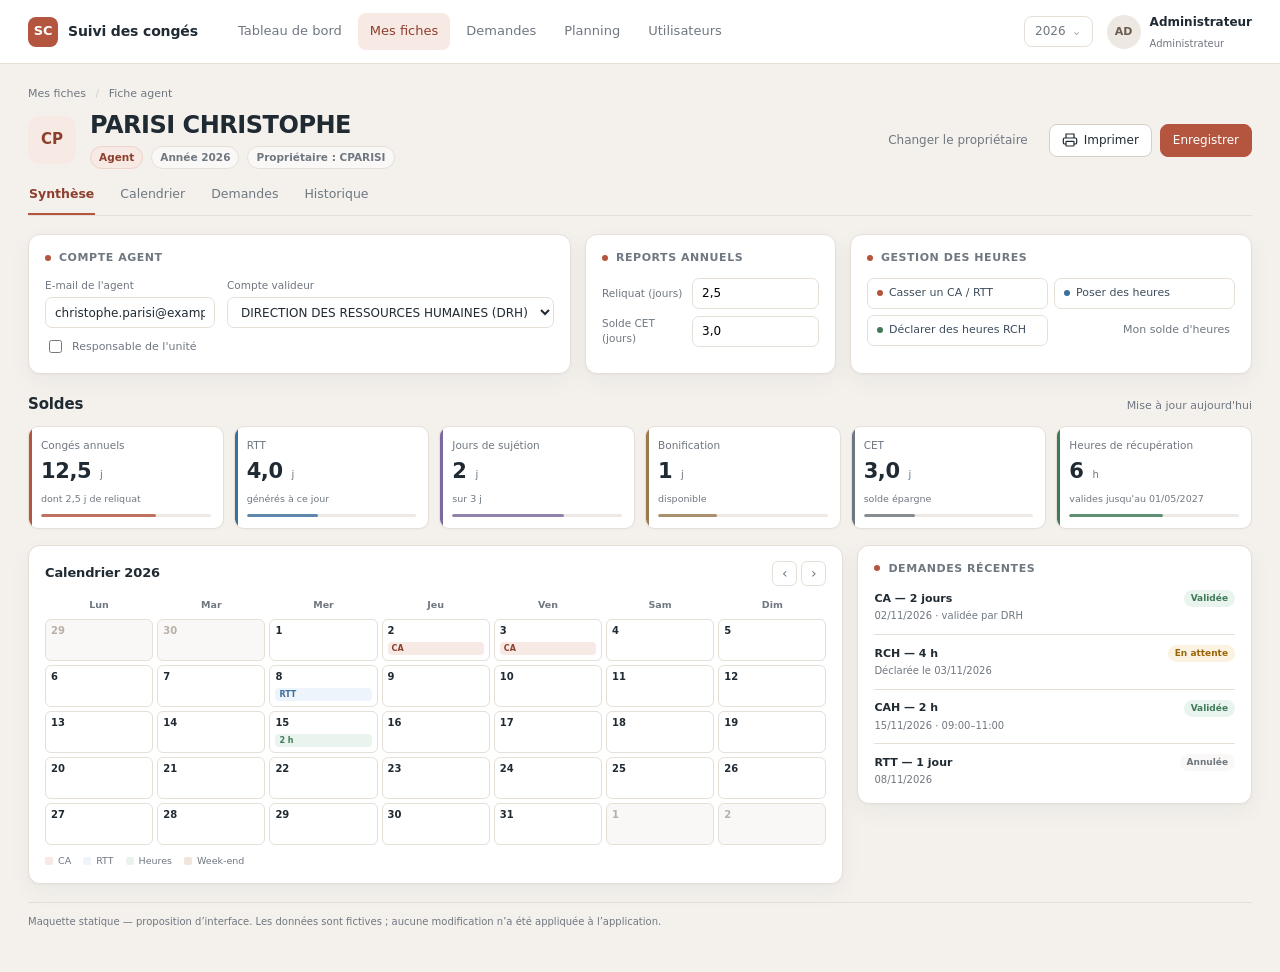
<file: maquette-ui-onglets.html>
<!doctype html>
<html lang="fr">
<head>
<meta charset="utf-8">
<meta name="viewport" content="width=device-width, initial-scale=1">
<title>Proposition d'interface — Suivi des congés</title>
<style>
  :root {
    --bg: #f4f1ed;
    --surface: #ffffff;
    --surface-soft: #faf8f6;
    --text: #202a33;
    --muted: #6f7780;
    --line: #e5dfd8;
    --line-strong: #d7cfc6;
    --accent: #b4553f;
    --accent-dark: #8d3f2d;
    --accent-soft: #f7e9e3;
    --blue: #3d6f9e;
    --blue-soft: #edf4fb;
    --green: #3f7a59;
    --green-soft: #eaf4ee;
    --amber: #9a6408;
    --amber-soft: #fbf2e1;
    --red: #a23831;
    --red-soft: #fbedeb;
    --radius: 12px;
    --shadow: 0 1px 2px rgba(32,42,51,.04), 0 8px 24px rgba(32,42,51,.045);
  }
  * { box-sizing: border-box; }
  html, body { margin: 0; min-height: 100%; }
  body {
    font-family: "Inter", "Segoe UI", system-ui, -apple-system, sans-serif;
    background: var(--bg);
    color: var(--text);
    font-size: 14px;
    line-height: 1.45;
  }
  a { color: inherit; text-decoration: none; }
  button, input, select { font: inherit; }
  .icon { width: 16px; height: 16px; display: inline-block; vertical-align: -3px; }

  .topbar {
    height: 64px; background: var(--surface);
    border-bottom: 1px solid var(--line);
    display: flex; align-items: center; gap: 28px;
    padding: 0 28px; position: sticky; top: 0; z-index: 10;
  }
  .brand { display: flex; align-items: center; gap: 10px; font-weight: 650; letter-spacing: -.01em; white-space: nowrap; }
  .brand-mark {
    width: 30px; height: 30px; border-radius: 8px;
    background: var(--accent); color: #fff; display: grid; place-items: center;
    font-size: 13px; font-weight: 700;
  }
  .nav { display: flex; align-items: center; gap: 4px; height: 100%; }
  .nav a {
    padding: 9px 12px; border-radius: 8px; color: var(--muted);
    font-size: 13px; font-weight: 500;
  }
  .nav a:hover { background: var(--surface-soft); color: var(--text); }
  .nav a.active { background: var(--accent-soft); color: var(--accent-dark); }
  .topbar-right { margin-left: auto; display: flex; align-items: center; gap: 14px; }
  .year-pill {
    display: inline-flex; align-items: center; gap: 6px;
    border: 1px solid var(--line); border-radius: 8px;
    padding: 6px 10px; font-size: 12px; color: var(--muted);
    background: var(--surface);
  }
  .user { display: flex; align-items: center; gap: 9px; }
  .avatar {
    width: 34px; height: 34px; border-radius: 50%;
    background: #eee8e2; color: #6d5b51;
    display: grid; place-items: center; font-size: 11px; font-weight: 700;
  }
  .user-name { font-size: 12px; font-weight: 600; }
  .user-role { font-size: 10px; color: var(--muted); }

  .page { max-width: 1440px; margin: 0 auto; padding: 22px 28px 42px; }
  .breadcrumb { font-size: 11px; color: var(--muted); margin-bottom: 10px; }
  .breadcrumb span { color: var(--line-strong); margin: 0 6px; }

  .identity {
    display: flex; align-items: center; gap: 14px;
    margin-bottom: 16px; flex-wrap: wrap;
  }
  .identity-avatar {
    width: 48px; height: 48px; border-radius: 12px;
    background: var(--accent-soft); color: var(--accent-dark);
    display: grid; place-items: center; font-size: 15px; font-weight: 700;
  }
  .identity-main h1 { margin: 0; font-size: 24px; line-height: 1.15; letter-spacing: -.02em; }
  .identity-meta { display: flex; align-items: center; gap: 8px; flex-wrap: wrap; margin-top: 6px; }
  .chip {
    display: inline-flex; align-items: center; gap: 5px;
    border-radius: 999px; padding: 3px 8px;
    font-size: 10.5px; font-weight: 600;
    background: var(--surface-soft); color: var(--muted);
    border: 1px solid var(--line);
  }
  .chip.accent { background: var(--accent-soft); color: var(--accent-dark); border-color: #ecd4ca; }
  .chip.green { background: var(--green-soft); color: var(--green); border-color: #cfe6d9; }
  .identity-actions { margin-left: auto; display: flex; align-items: center; gap: 8px; flex-wrap: wrap; }

  .btn {
    border: 1px solid var(--line-strong); background: var(--surface);
    color: var(--text); border-radius: 8px; padding: 7px 12px;
    font-size: 12px; font-weight: 500; cursor: pointer;
    display: inline-flex; align-items: center; gap: 6px;
    transition: background .12s ease, border-color .12s ease, box-shadow .12s ease;
  }
  .btn:hover { background: var(--surface-soft); border-color: #c9bfb5; }
  .btn.primary { background: var(--accent); border-color: var(--accent); color: #fff; }
  .btn.primary:hover { background: var(--accent-dark); }
  .btn.ghost { border-color: transparent; background: transparent; color: var(--muted); }
  .btn.ghost:hover { background: var(--surface-soft); color: var(--text); }

  .tabs {
    display: flex; gap: 24px; border-bottom: 1px solid var(--line);
    margin-bottom: 18px;
  }
  .tabs a {
    padding: 0 1px 10px; font-size: 12.5px; font-weight: 500;
    color: var(--muted); border-bottom: 2px solid transparent;
  }
  .tabs a.active { color: var(--accent-dark); border-color: var(--accent); font-weight: 600; }

  .grid-3 {
    display: grid; grid-template-columns: 1.1fr .78fr 1.25fr;
    gap: 14px; align-items: stretch; margin-bottom: 16px;
  }
  .card {
    background: var(--surface); border: 1px solid var(--line);
    border-radius: var(--radius); box-shadow: var(--shadow);
    padding: 15px 16px;
  }
  .card-title {
    display: flex; align-items: center; gap: 8px;
    font-size: 11px; font-weight: 650; letter-spacing: .05em;
    text-transform: uppercase; color: var(--muted); margin-bottom: 12px;
  }
  .card-title::before {
    content: ""; width: 6px; height: 6px; border-radius: 50%;
    background: var(--accent); flex: 0 0 6px;
  }
  .field { display: flex; flex-direction: column; gap: 4px; }
  .field label { font-size: 10.5px; color: var(--muted); font-weight: 500; }
  .field input, .field select {
    height: 31px; border: 1px solid var(--line); border-radius: 7px;
    background: var(--surface); padding: 0 9px; color: var(--text);
    font-size: 12px; outline: none;
  }
  .field input:focus, .field select:focus {
    border-color: #c49a8b; box-shadow: 0 0 0 3px rgba(180,85,63,.10);
  }
  .fields-2 { display: grid; grid-template-columns: 1fr 1fr; gap: 9px 12px; }
  .check { display: inline-flex; align-items: center; gap: 7px; font-size: 11px; color: var(--muted); margin-top: 9px; }

  .reports-row {
    display: grid; grid-template-columns: 82px 1fr; align-items: center;
    gap: 8px; margin-bottom: 7px;
  }
  .reports-row:last-child { margin-bottom: 0; }
  .reports-row label { font-size: 10.5px; color: var(--muted); }
  .reports-row input {
    height: 31px; width: 100%; border: 1px solid var(--line); border-radius: 7px;
    padding: 0 9px; font-size: 12px; outline: none;
  }

  .hour-actions { display: grid; grid-template-columns: 1fr 1fr; gap: 6px; }
  .hour-action {
    height: 31px; border: 1px solid var(--line); border-radius: 7px;
    background: var(--surface); color: #3d4c5c; font-size: 11px;
    font-weight: 400; text-align: left; padding: 0 9px;
    display: inline-flex; align-items: center; gap: 6px; cursor: pointer;
  }
  .hour-action::before {
    content: ""; width: 6px; height: 6px; border-radius: 50%;
    background: var(--dot, #9db1c6); flex: 0 0 6px;
  }
  .hour-action:hover { background: var(--surface-soft); border-color: var(--line-strong); }
  .hour-action.cassage { --dot: var(--accent); }
  .hour-action.heures { --dot: var(--blue); }
  .hour-action.rch { --dot: var(--green); }
  .hour-action.solde {
    grid-column: 2; grid-row: 2; justify-self: end;
    border-color: transparent; background: transparent; color: var(--muted);
    padding: 0 4px; min-width: 112px;
  }
  .hour-action.solde::before { display: none; }
  .hour-action.solde:hover { background: var(--surface-soft); color: var(--text); }

  .section-head { display: flex; align-items: baseline; justify-content: space-between; gap: 12px; margin: 20px 0 10px; }
  .section-head h2 { margin: 0; font-size: 15px; letter-spacing: -.01em; }
  .section-head span { font-size: 11px; color: var(--muted); }

  .balances { display: grid; grid-template-columns: repeat(6, minmax(0, 1fr)); gap: 10px; margin-bottom: 16px; }
  .balance {
    background: var(--surface); border: 1px solid var(--line); border-radius: 10px;
    padding: 11px 12px; box-shadow: 0 1px 2px rgba(32,42,51,.03);
    position: relative; overflow: hidden;
  }
  .balance::before {
    content: ""; position: absolute; left: 0; top: 0; bottom: 0; width: 3px;
    background: var(--tone, var(--accent));
  }
  .balance-label { font-size: 10.5px; color: var(--muted); font-weight: 500; }
  .balance-value { font-size: 21px; font-weight: 650; letter-spacing: -.02em; margin-top: 3px; font-variant-numeric: tabular-nums; }
  .balance-value small { font-size: 10px; color: var(--muted); font-weight: 500; margin-left: 2px; }
  .balance-sub { font-size: 9.5px; color: var(--muted); margin-top: 5px; }
  .track { height: 3px; border-radius: 999px; background: #eee9e4; margin-top: 8px; overflow: hidden; }
  .track i { display: block; height: 100%; border-radius: inherit; background: var(--tone, var(--accent)); opacity: .8; }
  .tone-ca { --tone: #b4553f; }
  .tone-rtt { --tone: #3d6f9e; }
  .tone-js { --tone: #7b6a9e; }
  .tone-jb { --tone: #9a7b4f; }
  .tone-cet { --tone: #6f7780; }
  .tone-rch { --tone: #3f7a59; }

  .main-grid { display: grid; grid-template-columns: minmax(0, 1.55fr) minmax(320px, .75fr); gap: 14px; align-items: start; }
  .calendar-head { display: flex; align-items: center; justify-content: space-between; gap: 12px; margin-bottom: 10px; }
  .calendar-head h3 { margin: 0; font-size: 13px; font-weight: 600; letter-spacing: -.01em; }
  .calendar-nav { display: flex; gap: 4px; }
  .calendar-nav button { width: 25px; height: 25px; border-radius: 6px; border: 1px solid var(--line); background: #fff; color: var(--muted); cursor: pointer; }
  .calendar-grid { display: grid; grid-template-columns: repeat(7, 1fr); gap: 4px; }
  .dow { font-size: 9.5px; color: var(--muted); text-align: center; padding: 2px 0 4px; font-weight: 600; }
  .day {
    min-height: 42px; border: 1px solid var(--line); border-radius: 6px;
    padding: 4px 5px; font-size: 10px; color: var(--muted); background: #fff;
    position: relative;
  }
  .day.out { background: var(--surface-soft); color: #b8b0a8; }
  .day .num { font-size: 10px; font-weight: 600; color: var(--text); }
  .day.out .num { color: #b8b0a8; }
  .pill {
    display: block; margin-top: 3px; border-radius: 4px; padding: 1px 4px;
    font-size: 8px; font-weight: 600; white-space: nowrap; overflow: hidden;
    text-overflow: ellipsis;
  }
  .pill.ca { background: var(--accent-soft); color: var(--accent-dark); }
  .pill.rtt { background: var(--blue-soft); color: var(--blue); }
  .pill.h { background: var(--green-soft); color: var(--green); }
  .legend { display: flex; flex-wrap: wrap; gap: 12px; margin-top: 9px; font-size: 9.5px; color: var(--muted); }
  .legend span { display: inline-flex; align-items: center; gap: 5px; }
  .sw { width: 8px; height: 8px; border-radius: 2px; display: inline-block; }

  .request-list { display: flex; flex-direction: column; gap: 0; }
  .request-item { padding: 10px 0; border-bottom: 1px solid var(--line); }
  .request-item:last-child { border-bottom: 0; padding-bottom: 0; }
  .request-top { display: flex; align-items: center; gap: 8px; justify-content: space-between; }
  .request-code { font-size: 11px; font-weight: 600; }
  .request-date { font-size: 10px; color: var(--muted); margin-top: 2px; }
  .status {
    border-radius: 999px; padding: 2px 7px; font-size: 9px; font-weight: 600;
    background: var(--amber-soft); color: var(--amber); white-space: nowrap;
  }
  .status.ok { background: var(--green-soft); color: var(--green); }
  .status.no { background: var(--red-soft); color: var(--red); }
  .status.off { background: var(--surface-soft); color: var(--muted); }
  .empty { padding: 18px 0; text-align: center; color: var(--muted); font-size: 11px; }

  .proposal-note {
    margin-top: 22px; border-top: 1px solid var(--line); padding-top: 12px;
    font-size: 10px; color: var(--muted);
  }
  @media (max-width: 1100px) {
    .grid-3 { grid-template-columns: 1fr 1fr; }
    .grid-3 > :last-child { grid-column: 1 / -1; }
    .balances { grid-template-columns: repeat(3, minmax(0, 1fr)); }
    .main-grid { grid-template-columns: 1fr; }
  }
  @media (max-width: 760px) {
    .topbar { padding: 0 16px; gap: 14px; }
    .nav { display: none; }
    .page { padding: 16px; }
    .grid-3, .fields-2 { grid-template-columns: 1fr; }
    .balances { grid-template-columns: repeat(2, minmax(0, 1fr)); }
    .identity-actions { width: 100%; margin-left: 0; }
  }

  .hidden { display: none !important; }
  .tab-panel { animation: fadeIn .18s ease; }
  @keyframes fadeIn { from { opacity: 0; transform: translateY(2px); } to { opacity: 1; transform: none; } }
  .panel-head {
    display: flex; align-items: flex-start; justify-content: space-between;
    gap: 16px; margin: 0 0 14px; flex-wrap: wrap;
  }
  .panel-head h2 { margin: 0; font-size: 18px; letter-spacing: -.02em; }
  .panel-sub { margin: 4px 0 0; font-size: 11.5px; color: var(--muted); }
  .toolbar { display: flex; align-items: center; gap: 8px; flex-wrap: wrap; }
  .segmented {
    display: inline-flex; align-items: center; overflow: hidden;
    border: 1px solid var(--line); border-radius: 8px; background: var(--surface);
  }
  .segmented button {
    border: 0; border-right: 1px solid var(--line); background: transparent;
    color: var(--muted); font-size: 11px; padding: 7px 10px; cursor: pointer;
  }
  .segmented button:last-child { border-right: 0; }
  .segmented button.active { background: var(--accent-soft); color: var(--accent-dark); font-weight: 600; }
  .toolbar-right { display: flex; align-items: center; gap: 7px; flex-wrap: wrap; }
  .search {
    height: 31px; border: 1px solid var(--line); border-radius: 7px;
    padding: 0 10px; font-size: 11.5px; min-width: 210px; outline: none;
  }
  .search:focus { border-color: #c49a8b; box-shadow: 0 0 0 3px rgba(180,85,63,.10); }
  .filter {
    height: 31px; border: 1px solid var(--line); border-radius: 7px;
    background: #fff; padding: 0 8px; font-size: 11px; color: var(--muted);
  }

  .calendar-layout { display: grid; grid-template-columns: minmax(0, 1fr) 278px; gap: 14px; align-items: start; }
  .month-nav { display: flex; align-items: center; gap: 7px; }
  .month-nav button {
    width: 26px; height: 26px; border: 1px solid var(--line); border-radius: 6px;
    background: #fff; color: var(--muted); cursor: pointer;
  }
  .month-nav h3 { margin: 0; font-size: 14px; font-weight: 650; }
  .calendar-summary { font-size: 10.5px; color: var(--muted); }
  .calendar-grid.full .day { min-height: 68px; padding: 6px; }
  .calendar-grid.full .pill { font-size: 8.5px; margin-top: 4px; }
  .calendar-grid.full .day .num { font-size: 11px; }
  .day.today { border-color: var(--accent); box-shadow: 0 0 0 2px rgba(180,85,63,.10); }
  .day.weekend { background: var(--surface-soft); }
  .pill.pending { background: var(--amber-soft); color: var(--amber); border: 1px dashed #e4c58c; }

  .side-stack { display: flex; flex-direction: column; gap: 14px; }
  .upcoming-item { display: flex; gap: 10px; padding: 9px 0; border-bottom: 1px solid var(--line); }
  .upcoming-item:last-child { border-bottom: 0; padding-bottom: 0; }
  .upcoming-date { min-width: 38px; font-size: 10px; font-weight: 650; color: var(--accent-dark); }
  .upcoming-main { font-size: 11px; }
  .upcoming-sub { font-size: 10px; color: var(--muted); margin-top: 1px; }
  .counter-row { display: grid; grid-template-columns: 42px 1fr auto; gap: 8px; align-items: baseline; padding: 7px 0; border-bottom: 1px solid var(--line); font-size: 11px; }
  .counter-row:last-child { border-bottom: 0; }
  .counter-row b { font-size: 14px; font-variant-numeric: tabular-nums; }
  .counter-row small { grid-column: 2 / -1; font-size: 9.5px; color: var(--muted); margin-top: -3px; }

  .stats-row { display: grid; grid-template-columns: repeat(4, minmax(0, 1fr)); gap: 10px; margin-bottom: 14px; }
  .stat-card { background: #fff; border: 1px solid var(--line); border-radius: 10px; padding: 10px 12px; }
  .stat-card span { display: block; font-size: 10px; color: var(--muted); }
  .stat-card b { display: block; font-size: 20px; margin-top: 2px; letter-spacing: -.02em; font-variant-numeric: tabular-nums; }
  .stat-card small { display: block; font-size: 9.5px; color: var(--muted); margin-top: 2px; }
  .table-card { padding: 0; overflow: hidden; }
  .table-toolbar { display: flex; align-items: center; justify-content: space-between; gap: 10px; flex-wrap: wrap; padding: 11px 14px; border-bottom: 1px solid var(--line); }
  .proposal-table { width: 100%; border-collapse: collapse; font-size: 11.5px; }
  .proposal-table th {
    text-align: left; padding: 9px 12px; background: var(--surface-soft);
    color: var(--muted); font-size: 9.5px; text-transform: uppercase;
    letter-spacing: .04em; font-weight: 650; border-bottom: 1px solid var(--line);
    white-space: nowrap;
  }
  .proposal-table td { padding: 10px 12px; border-bottom: 1px solid var(--line); vertical-align: middle; }
  .proposal-table tbody tr:hover td { background: #fcfaf8; }
  .proposal-table .num { text-align: right; font-variant-numeric: tabular-nums; white-space: nowrap; }
  .proposal-table .actions { text-align: right; white-space: nowrap; }
  .proposal-table .actions .btn { padding: 4px 8px; font-size: 10.5px; }
  .table-footer { display: flex; align-items: center; justify-content: space-between; gap: 10px; padding: 9px 14px; font-size: 10px; color: var(--muted); }
  .pager { display: flex; gap: 4px; }
  .pager button { width: 23px; height: 23px; border: 1px solid var(--line); background: #fff; border-radius: 5px; color: var(--muted); font-size: 10px; cursor: pointer; }
  .pager button.active { background: var(--accent-soft); color: var(--accent-dark); border-color: #ecd4ca; }

  .history-layout { display: grid; grid-template-columns: minmax(0, 1fr) 278px; gap: 14px; align-items: start; }
  .timeline { position: relative; margin: 4px 0 0 6px; padding-left: 23px; border-left: 1px solid var(--line); }
  .timeline-item { position: relative; padding-bottom: 18px; }
  .timeline-item:last-child { padding-bottom: 0; }
  .timeline-dot {
    position: absolute; left: -27px; top: 3px; width: 9px; height: 9px;
    border-radius: 50%; background: var(--accent); box-shadow: 0 0 0 3px #fff;
  }
  .timeline-dot.ok { background: var(--green); }
  .timeline-dot.no { background: var(--red); }
  .timeline-dot.off { background: #b8b0a8; }
  .timeline-dot.pending { background: var(--amber); }
  .timeline-head { display: flex; align-items: center; justify-content: space-between; gap: 10px; }
  .timeline-head b { font-size: 12px; }
  .timeline-meta { font-size: 10px; color: var(--muted); margin-top: 2px; }
  .timeline-content p { margin: 5px 0 0; font-size: 11px; color: var(--muted); }
  .summary-row { display: flex; justify-content: space-between; gap: 12px; padding: 7px 0; border-bottom: 1px solid var(--line); font-size: 11px; }
  .summary-row:last-child { border-bottom: 0; }
  .summary-row b { font-variant-numeric: tabular-nums; }
  .quick-filters { display: flex; flex-wrap: wrap; gap: 5px; }
  .quick-filters button { border: 1px solid var(--line); background: #fff; border-radius: 6px; padding: 5px 8px; font-size: 10px; color: var(--muted); cursor: pointer; }
  .quick-filters button.active { background: var(--accent-soft); color: var(--accent-dark); border-color: #ecd4ca; }
  .panel-note { margin-top: 18px; padding-top: 12px; border-top: 1px solid var(--line); font-size: 10px; color: var(--muted); }

  @media (max-width: 1100px) {
    .calendar-layout, .history-layout { grid-template-columns: 1fr; }
    .stats-row { grid-template-columns: repeat(2, minmax(0, 1fr)); }
  }
  @media (max-width: 760px) {
    .calendar-grid.full .day { min-height: 52px; padding: 4px; }
    .table-card { overflow-x: auto; }
    .proposal-table { min-width: 760px; }
    .search { min-width: 160px; }
  }

</style>
</head>
<body>
  <header class="topbar">
    <a class="brand" href="#">
      <span class="brand-mark">SC</span>
      <span>Suivi des congés</span>
    </a>
    <nav class="nav">
      <a href="#">Tableau de bord</a>
      <a class="active" href="#">Mes fiches</a>
      <a href="#">Demandes</a>
      <a href="#">Planning</a>
      <a href="#">Utilisateurs</a>
    </nav>
    <div class="topbar-right">
      <span class="year-pill">2026 <span style="color:#b8b0a8">⌄</span></span>
      <div class="user">
        <span class="avatar">AD</span>
        <span><span class="user-name">Administrateur</span><br><span class="user-role">Administrateur</span></span>
      </div>
    </div>
  </header>

  <main class="page">
    <div class="breadcrumb">Mes fiches <span>/</span> Fiche agent</div>

    <div class="identity">
      <div class="identity-avatar">CP</div>
      <div class="identity-main">
        <h1>PARISI CHRISTOPHE</h1>
        <div class="identity-meta">
          <span class="chip accent">Agent</span>
          <span class="chip">Année 2026</span>
          <span class="chip">Propriétaire : CPARISI</span>
        </div>
      </div>
      <div class="identity-actions">
        <button class="btn ghost">Changer le propriétaire</button>
        <button class="btn"><svg class="icon" viewBox="0 0 24 24" fill="none" stroke="currentColor" stroke-width="1.8"><path d="M6 9V3h12v6"/><path d="M6 18H4a2 2 0 0 1-2-2v-5a2 2 0 0 1 2-2h16a2 2 0 0 1 2 2v5a2 2 0 0 1-2 2h-2"/><rect x="6" y="14" width="12" height="7" rx="1"/></svg> Imprimer</button>
        <button class="btn primary">Enregistrer</button>
      </div>
    </div>

    <div class="tabs" role="tablist">
      <a href="#" class="active" data-tab="synthese">Synthèse</a>
      <a href="#" data-tab="calendrier">Calendrier</a>
      <a href="#" data-tab="demandes">Demandes</a>
      <a href="#" data-tab="historique">Historique</a>
    </div>

    <section class="tab-panel" data-panel="synthese">
    <div class="grid-3">
      <section class="card">
        <div class="card-title">Compte agent</div>
        <div class="fields-2">
          <div class="field">
            <label>E-mail de l'agent</label>
            <input value="christophe.parisi@example.fr">
          </div>
          <div class="field">
            <label>Compte valideur</label>
            <select><option>DIRECTION DES RESSOURCES HUMAINES (DRH)</option></select>
          </div>
        </div>
        <label class="check"><input type="checkbox"> Responsable de l'unité</label>
      </section>

      <section class="card">
        <div class="card-title">Reports annuels</div>
        <div class="reports-row"><label>Reliquat (jours)</label><input value="2,5"></div>
        <div class="reports-row"><label>Solde CET (jours)</label><input value="3,0"></div>
      </section>

      <section class="card">
        <div class="card-title">Gestion des heures</div>
        <div class="hour-actions">
          <button class="hour-action cassage">Casser un CA / RTT</button>
          <button class="hour-action heures">Poser des heures</button>
          <button class="hour-action rch">Déclarer des heures RCH</button>
          <button class="hour-action solde">Mon solde d'heures</button>
        </div>
      </section>
    </div>

    <div class="section-head">
      <h2>Soldes</h2>
      <span>Mise à jour aujourd'hui</span>
    </div>
    <div class="balances">
      <div class="balance tone-ca">
        <div class="balance-label">Congés annuels</div>
        <div class="balance-value">12,5 <small>j</small></div>
        <div class="balance-sub">dont 2,5 j de reliquat</div>
        <div class="track"><i style="width:68%"></i></div>
      </div>
      <div class="balance tone-rtt">
        <div class="balance-label">RTT</div>
        <div class="balance-value">4,0 <small>j</small></div>
        <div class="balance-sub">générés à ce jour</div>
        <div class="track"><i style="width:42%"></i></div>
      </div>
      <div class="balance tone-js">
        <div class="balance-label">Jours de sujétion</div>
        <div class="balance-value">2 <small>j</small></div>
        <div class="balance-sub">sur 3 j</div>
        <div class="track"><i style="width:66%"></i></div>
      </div>
      <div class="balance tone-jb">
        <div class="balance-label">Bonification</div>
        <div class="balance-value">1 <small>j</small></div>
        <div class="balance-sub">disponible</div>
        <div class="track"><i style="width:35%"></i></div>
      </div>
      <div class="balance tone-cet">
        <div class="balance-label">CET</div>
        <div class="balance-value">3,0 <small>j</small></div>
        <div class="balance-sub">solde épargne</div>
        <div class="track"><i style="width:30%"></i></div>
      </div>
      <div class="balance tone-rch">
        <div class="balance-label">Heures de récupération</div>
        <div class="balance-value">6 <small>h</small></div>
        <div class="balance-sub">valides jusqu'au 01/05/2027</div>
        <div class="track"><i style="width:55%"></i></div>
      </div>
    </div>

    <div class="main-grid">
      <section class="card">
        <div class="calendar-head">
          <h3>Calendrier 2026</h3>
          <div class="calendar-nav"><button>‹</button><button>›</button></div>
        </div>
        <div class="calendar-grid">
          <div class="dow">Lun</div><div class="dow">Mar</div><div class="dow">Mer</div><div class="dow">Jeu</div><div class="dow">Ven</div><div class="dow">Sam</div><div class="dow">Dim</div>
          <div class="day out"><span class="num">29</span></div>
          <div class="day out"><span class="num">30</span></div>
          <div class="day"><span class="num">1</span></div>
          <div class="day"><span class="num">2</span><span class="pill ca">CA</span></div>
          <div class="day"><span class="num">3</span><span class="pill ca">CA</span></div>
          <div class="day"><span class="num">4</span></div>
          <div class="day"><span class="num">5</span></div>
          <div class="day"><span class="num">6</span></div>
          <div class="day"><span class="num">7</span></div>
          <div class="day"><span class="num">8</span><span class="pill rtt">RTT</span></div>
          <div class="day"><span class="num">9</span></div>
          <div class="day"><span class="num">10</span></div>
          <div class="day"><span class="num">11</span></div>
          <div class="day"><span class="num">12</span></div>
          <div class="day"><span class="num">13</span></div>
          <div class="day"><span class="num">14</span></div>
          <div class="day"><span class="num">15</span><span class="pill h">2 h</span></div>
          <div class="day"><span class="num">16</span></div>
          <div class="day"><span class="num">17</span></div>
          <div class="day"><span class="num">18</span></div>
          <div class="day"><span class="num">19</span></div>
          <div class="day"><span class="num">20</span></div>
          <div class="day"><span class="num">21</span></div>
          <div class="day"><span class="num">22</span></div>
          <div class="day"><span class="num">23</span></div>
          <div class="day"><span class="num">24</span></div>
          <div class="day"><span class="num">25</span></div>
          <div class="day"><span class="num">26</span></div>
          <div class="day"><span class="num">27</span></div>
          <div class="day"><span class="num">28</span></div>
          <div class="day"><span class="num">29</span></div>
          <div class="day"><span class="num">30</span></div>
          <div class="day"><span class="num">31</span></div>
          <div class="day out"><span class="num">1</span></div>
          <div class="day out"><span class="num">2</span></div>
        </div>
        <div class="legend">
          <span><i class="sw" style="background:#f7e9e3"></i> CA</span>
          <span><i class="sw" style="background:#edf4fb"></i> RTT</span>
          <span><i class="sw" style="background:#eaf4ee"></i> Heures</span>
          <span><i class="sw" style="background:#f1e4da"></i> Week-end</span>
        </div>
      </section>

      <section class="card">
        <div class="card-title" style="margin-bottom:4px">Demandes récentes</div>
        <div class="request-list">
          <div class="request-item">
            <div class="request-top"><span class="request-code">CA — 2 jours</span><span class="status ok">Validée</span></div>
            <div class="request-date">02/11/2026 · validée par DRH</div>
          </div>
          <div class="request-item">
            <div class="request-top"><span class="request-code">RCH — 4 h</span><span class="status">En attente</span></div>
            <div class="request-date">Déclarée le 03/11/2026</div>
          </div>
          <div class="request-item">
            <div class="request-top"><span class="request-code">CAH — 2 h</span><span class="status ok">Validée</span></div>
            <div class="request-date">15/11/2026 · 09:00–11:00</div>
          </div>
          <div class="request-item">
            <div class="request-top"><span class="request-code">RTT — 1 jour</span><span class="status off">Annulée</span></div>
            <div class="request-date">08/11/2026</div>
          </div>
        </div>
      </section>
    </div>
    </section>

    <section class="tab-panel hidden" data-panel="calendrier">
      <div class="panel-head">
        <div>
          <h2>Calendrier</h2>
          <p class="panel-sub">Vue mensuelle des absences et des heures de la fiche.</p>
        </div>
        <div class="toolbar">
          <div class="segmented"><button class="active">Mois</button><button>Année</button></div>
          <button class="btn">Aujourd'hui</button>
        </div>
      </div>
      <div class="calendar-layout">
        <section class="card">
          <div class="calendar-head">
            <div class="month-nav"><button>‹</button><h3>Novembre 2026</h3><button>›</button></div>
            <div class="calendar-summary">2 absences · 4 h</div>
          </div>
          <div class="calendar-grid full">
            <div class="dow">Lun</div><div class="dow">Mar</div><div class="dow">Mer</div><div class="dow">Jeu</div><div class="dow">Ven</div><div class="dow">Sam</div><div class="dow">Dim</div>
          <div class="day out"><span class="num">26</span></div>
          <div class="day out"><span class="num">27</span></div>
          <div class="day out weekend"><span class="num">28</span></div>
          <div class="day out weekend"><span class="num">29</span></div>
          <div class="day out"><span class="num">30</span></div>
          <div class="day out weekend"><span class="num">31</span></div>
          <div class="day weekend"><span class="num">1</span></div>
          <div class="day"><span class="num">2</span><span class="pill ca">CA</span></div>
          <div class="day"><span class="num">3</span><span class="pill ca">CA</span></div>
          <div class="day"><span class="num">4</span></div>
          <div class="day"><span class="num">5</span></div>
          <div class="day"><span class="num">6</span></div>
          <div class="day weekend"><span class="num">7</span></div>
          <div class="day weekend"><span class="num">8</span><span class="pill rtt">RTT</span></div>
          <div class="day today"><span class="num">9</span></div>
          <div class="day"><span class="num">10</span></div>
          <div class="day"><span class="num">11</span></div>
          <div class="day"><span class="num">12</span></div>
          <div class="day"><span class="num">13</span></div>
          <div class="day weekend"><span class="num">14</span></div>
          <div class="day weekend"><span class="num">15</span><span class="pill h">CAH 2 h</span></div>
          <div class="day"><span class="num">16</span></div>
          <div class="day"><span class="num">17</span></div>
          <div class="day"><span class="num">18</span></div>
          <div class="day"><span class="num">19</span></div>
          <div class="day"><span class="num">20</span><span class="pill pending">RCH 2 h</span></div>
          <div class="day weekend"><span class="num">21</span></div>
          <div class="day weekend"><span class="num">22</span></div>
          <div class="day"><span class="num">23</span></div>
          <div class="day"><span class="num">24</span><span class="pill pending">CA 1 j</span></div>
          <div class="day"><span class="num">25</span></div>
          <div class="day"><span class="num">26</span></div>
          <div class="day"><span class="num">27</span></div>
          <div class="day weekend"><span class="num">28</span></div>
          <div class="day weekend"><span class="num">29</span></div>
          <div class="day"><span class="num">30</span></div>
          <div class="day out weekend"><span class="num">1</span></div>
          <div class="day out"><span class="num">2</span><span class="pill ca">CA</span></div>
          <div class="day out"><span class="num">3</span><span class="pill ca">CA</span></div>
          <div class="day out"><span class="num">4</span></div>
          <div class="day out"><span class="num">5</span></div>
          <div class="day out"><span class="num">6</span></div>
          </div>
          <div class="legend">
            <span><i class="sw" style="background:#f7e9e3"></i> CA</span>
            <span><i class="sw" style="background:#edf4fb"></i> RTT</span>
            <span><i class="sw" style="background:#eaf4ee"></i> Heures</span>
            <span><i class="sw" style="background:#fbf2e1"></i> En attente</span>
            <span><i class="sw" style="background:#f1e4da"></i> Week-end</span>
          </div>
        </section>
        <aside class="side-stack">
          <section class="card">
            <div class="card-title">À venir</div>
            <div class="upcoming">
              <div class="upcoming-item"><div class="upcoming-date">15/11</div><div><div class="upcoming-main">CAH — 2 h</div><div class="upcoming-sub">09:00–11:00 · validée</div></div></div>
              <div class="upcoming-item"><div class="upcoming-date">20/11</div><div><div class="upcoming-main">RCH — 2 h</div><div class="upcoming-sub">14:00–16:00 · en attente</div></div></div>
              <div class="upcoming-item"><div class="upcoming-date">24/11</div><div><div class="upcoming-main">CA — 1 jour</div><div class="upcoming-sub">en attente de validation</div></div></div>
            </div>
          </section>
          <section class="card">
            <div class="card-title">Compteurs d'heures</div>
            <div class="counter-row"><span>CAH</span><b>2 h</b><small>échéance 01/05/2027</small></div>
            <div class="counter-row"><span>RTTH</span><b>0 h</b><small>aucun crédit</small></div>
            <div class="counter-row"><span>RCH</span><b>6 h</b><small>échéance 01/05/2027</small></div>
          </section>
        </aside>
      </div>
    </section>

    <section class="tab-panel hidden" data-panel="demandes">
      <div class="panel-head">
        <div>
          <h2>Demandes</h2>
          <p class="panel-sub">Suivi des demandes de la fiche et des validations à venir.</p>
        </div>
        <button class="btn primary">+ Nouvelle demande</button>
      </div>
      <div class="stats-row">
        <div class="stat-card"><span>En attente</span><b>2</b><small>dont 1 RCH</small></div>
        <div class="stat-card"><span>Validées</span><b>7</b><small>cette année</small></div>
        <div class="stat-card"><span>Refusées</span><b>1</b><small>cette année</small></div>
        <div class="stat-card"><span>Heures RCH</span><b>6 h</b><small>échéance 01/05/2027</small></div>
      </div>
      <section class="card table-card">
        <div class="table-toolbar">
          <div class="segmented"><button class="active">Toutes</button><button>À valider</button><button>Validées</button></div>
          <div class="toolbar-right">
            <input class="search" placeholder="Rechercher une demande…">
            <select class="filter"><option>Code</option><option>CA</option><option>RTT</option><option>RCH</option></select>
            <select class="filter"><option>Statut</option><option>En attente</option><option>Validée</option><option>Annulée</option></select>
          </div>
        </div>
        <table class="proposal-table">
          <thead><tr><th>Demandeur</th><th>Période</th><th>Code</th><th class="num">Quantité</th><th>Statut</th><th>Validateur</th><th>Responsable d'unité</th><th></th></tr></thead>
          <tbody>
            <tr>
              <td>PARISI CHRISTOPHE</td><td>02/11 → 03/11/2026</td><td>CA</td><td class="num">2 j</td>
              <td><span class="status ok">Validée</span></td><td>DRH</td><td>MARTIAL-LUIT MARYLINE</td>
              <td class="actions"><button class="btn">Voir</button></td>
            </tr>
            <tr>
              <td>PARISI CHRISTOPHE</td><td>03/11/2026</td><td>RCH</td><td class="num">3 h 30</td>
              <td><span class="status">En attente</span></td><td>DRH</td><td>MARTIAL-LUIT MARYLINE</td>
              <td class="actions"><button class="btn">Traiter</button></td>
            </tr>
            <tr>
              <td>PARISI CHRISTOPHE</td><td>15/11/2026 · 09:00–11:00</td><td>CAH</td><td class="num">2 h</td>
              <td><span class="status ok">Validée</span></td><td>DRH</td><td>MARTIAL-LUIT MARYLINE</td>
              <td class="actions"><button class="btn">Voir</button></td>
            </tr>
            <tr>
              <td>PARISI CHRISTOPHE</td><td>08/11/2026</td><td>RTT</td><td class="num">1 j</td>
              <td><span class="status off">Annulée</span></td><td>DRH</td><td>MARTIAL-LUIT MARYLINE</td>
              <td class="actions"><button class="btn">Voir</button></td>
            </tr>
          </tbody>
        </table>
        <div class="table-footer"><span>4 demandes sur 12</span><div class="pager"><button>‹</button><button class="active">1</button><button>2</button><button>›</button></div></div>
      </section>
    </section>

    <section class="tab-panel hidden" data-panel="historique">
      <div class="panel-head">
        <div>
          <h2>Historique</h2>
          <p class="panel-sub">Décisions, annulations et modifications de la fiche.</p>
        </div>
        <div class="toolbar">
          <select class="filter"><option>Tous les événements</option><option>Demandes</option><option>Validations</option><option>Comptes</option></select>
          <button class="btn">Exporter</button>
        </div>
      </div>
      <div class="history-layout">
        <section class="card">
          <div class="timeline">
            <div class="timeline-item">
              <span class="timeline-dot pending"></span>
              <div class="timeline-head"><b>Déclaration RCH créée</b><span class="status">En attente</span></div>
              <div class="timeline-meta">09/11/2026 09:14 · par CPARISI</div>
              <p>4 h de récupération réalisées le 08/11/2026. Échéance prévue : 08/05/2027.</p>
            </div>
            <div class="timeline-item">
              <span class="timeline-dot ok"></span>
              <div class="timeline-head"><b>Demande CA validée</b><span class="status ok">Validée</span></div>
              <div class="timeline-meta">06/11/2026 14:32 · par MARTIAL-LUIT MARYLINE (DRH)</div>
              <p>2 jours du 02/11 au 03/11/2026.</p>
            </div>
            <div class="timeline-item">
              <span class="timeline-dot pending"></span>
              <div class="timeline-head"><b>Demande RCH soumise</b><span class="status">En attente</span></div>
              <div class="timeline-meta">03/11/2026 10:05 · par CPARISI</div>
              <p>3 h 30 de récupération réalisées le 03/11/2026.</p>
            </div>
            <div class="timeline-item">
              <span class="timeline-dot ok"></span>
              <div class="timeline-head"><b>Demande CAH validée</b><span class="status ok">Validée</span></div>
              <div class="timeline-meta">02/11/2026 08:45 · par MARTIAL-LUIT MARYLINE (DRH)</div>
              <p>2 h le 15/11/2026 de 09:00 à 11:00.</p>
            </div>
            <div class="timeline-item">
              <span class="timeline-dot off"></span>
              <div class="timeline-head"><b>Fiche modifiée</b><span class="status off">Administration</span></div>
              <div class="timeline-meta">31/10/2026 16:20 · par admin</div>
              <p>Propriétaire de la fiche modifié.</p>
            </div>
            <div class="timeline-item">
              <span class="timeline-dot no"></span>
              <div class="timeline-head"><b>Demande RTT annulée</b><span class="status off">Annulée</span></div>
              <div class="timeline-meta">15/10/2026 11:02 · par CPARISI</div>
              <p>Annulation à la demande de l'agent.</p>
            </div>
          </div>
        </section>
        <aside class="side-stack">
          <section class="card">
            <div class="card-title">Résumé</div>
            <div class="summary-row"><span>Demandes</span><b>12</b></div>
            <div class="summary-row"><span>Validées</span><b>7</b></div>
            <div class="summary-row"><span>Refusées</span><b>1</b></div>
            <div class="summary-row"><span>Annulées</span><b>4</b></div>
          </section>
          <section class="card">
            <div class="card-title">Filtres rapides</div>
            <div class="quick-filters"><button class="active">Tout</button><button>Demandes</button><button>Validations</button><button>Comptes</button></div>
          </section>
        </aside>
      </div>
    </section>

    <div class="panel-note">Maquette statique — proposition d’interface. Les données sont fictives ; aucune modification n’a été appliquée à l’application.</div>
  </main>

<script>
  const tabLinks = [...document.querySelectorAll('.tabs a[data-tab]')];
  const panels = [...document.querySelectorAll('.tab-panel')];
  tabLinks.forEach((link) => {
    link.addEventListener('click', (event) => {
      event.preventDefault();
      const name = link.dataset.tab;
      tabLinks.forEach((item) => item.classList.toggle('active', item === link));
      panels.forEach((panel) => panel.classList.toggle('hidden', panel.dataset.panel !== name));
      window.scrollTo({ top: 0, behavior: 'smooth' });
    });
  });
</script>

</body>
</html>
</file>
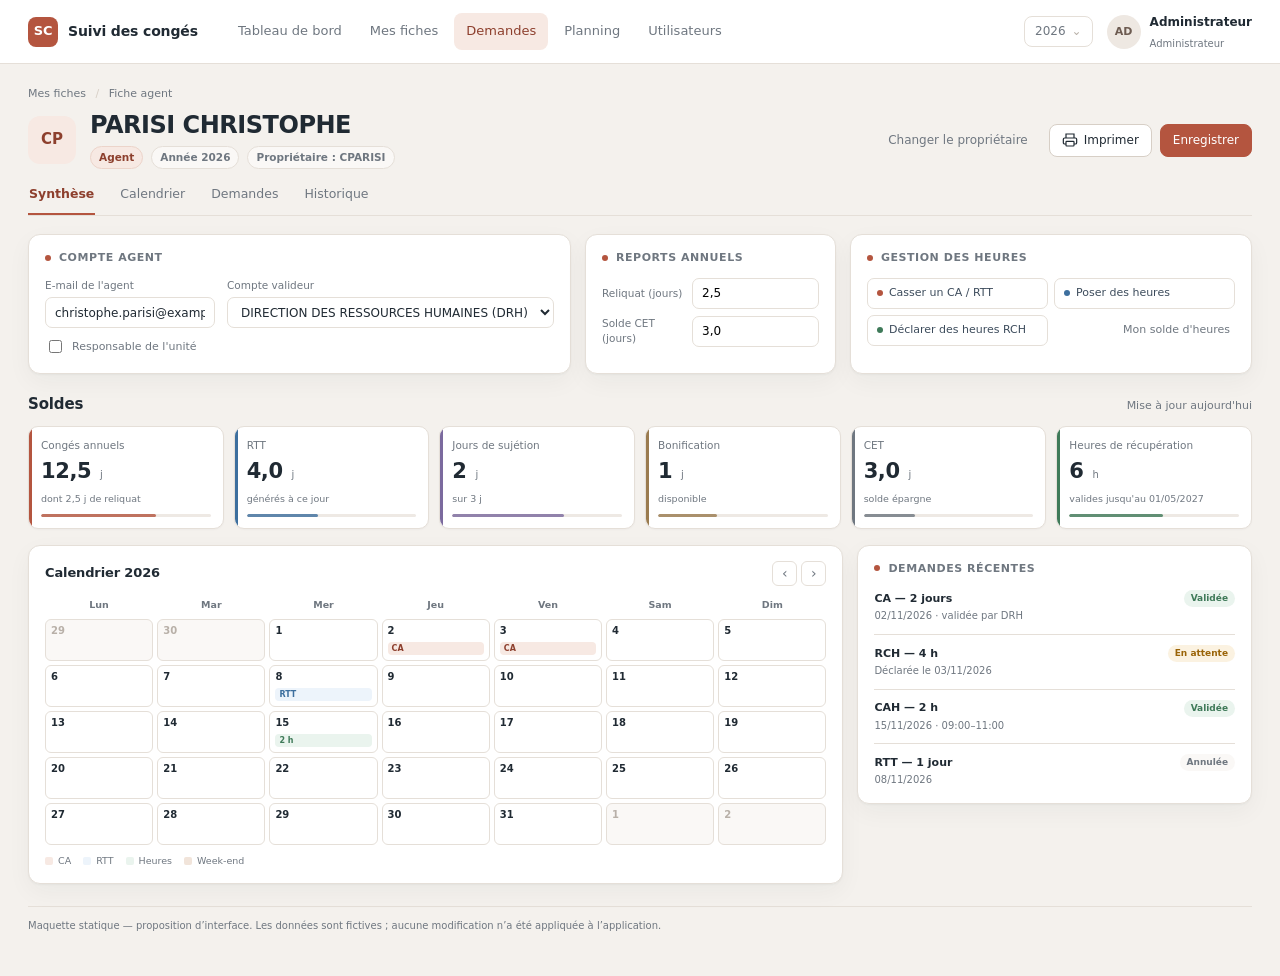
<file: maquette-ui.html>
<!doctype html>
<html lang="fr">
<head>
<meta charset="utf-8">
<meta name="viewport" content="width=device-width, initial-scale=1">
<title>Proposition d'interface — Suivi des congés</title>
<style>
  :root {
    --bg: #f4f1ed;
    --surface: #ffffff;
    --surface-soft: #faf8f6;
    --text: #202a33;
    --muted: #6f7780;
    --line: #e5dfd8;
    --line-strong: #d7cfc6;
    --accent: #b4553f;
    --accent-dark: #8d3f2d;
    --accent-soft: #f7e9e3;
    --blue: #3d6f9e;
    --blue-soft: #edf4fb;
    --green: #3f7a59;
    --green-soft: #eaf4ee;
    --amber: #9a6408;
    --amber-soft: #fbf2e1;
    --red: #a23831;
    --red-soft: #fbedeb;
    --radius: 12px;
    --shadow: 0 1px 2px rgba(32,42,51,.04), 0 8px 24px rgba(32,42,51,.045);
  }
  * { box-sizing: border-box; }
  html, body { margin: 0; min-height: 100%; }
  body {
    font-family: "Inter", "Segoe UI", system-ui, -apple-system, sans-serif;
    background: var(--bg);
    color: var(--text);
    font-size: 14px;
    line-height: 1.45;
  }
  a { color: inherit; text-decoration: none; }
  button, input, select { font: inherit; }
  .icon { width: 16px; height: 16px; display: inline-block; vertical-align: -3px; }

  .topbar {
    height: 64px; background: var(--surface);
    border-bottom: 1px solid var(--line);
    display: flex; align-items: center; gap: 28px;
    padding: 0 28px; position: sticky; top: 0; z-index: 10;
  }
  .brand { display: flex; align-items: center; gap: 10px; font-weight: 650; letter-spacing: -.01em; white-space: nowrap; }
  .brand-mark {
    width: 30px; height: 30px; border-radius: 8px;
    background: var(--accent); color: #fff; display: grid; place-items: center;
    font-size: 13px; font-weight: 700;
  }
  .nav { display: flex; align-items: center; gap: 4px; height: 100%; }
  .nav a {
    padding: 9px 12px; border-radius: 8px; color: var(--muted);
    font-size: 13px; font-weight: 500;
  }
  .nav a:hover { background: var(--surface-soft); color: var(--text); }
  .nav a.active { background: var(--accent-soft); color: var(--accent-dark); }
  .topbar-right { margin-left: auto; display: flex; align-items: center; gap: 14px; }
  .year-pill {
    display: inline-flex; align-items: center; gap: 6px;
    border: 1px solid var(--line); border-radius: 8px;
    padding: 6px 10px; font-size: 12px; color: var(--muted);
    background: var(--surface);
  }
  .user { display: flex; align-items: center; gap: 9px; }
  .avatar {
    width: 34px; height: 34px; border-radius: 50%;
    background: #eee8e2; color: #6d5b51;
    display: grid; place-items: center; font-size: 11px; font-weight: 700;
  }
  .user-name { font-size: 12px; font-weight: 600; }
  .user-role { font-size: 10px; color: var(--muted); }

  .page { max-width: 1440px; margin: 0 auto; padding: 22px 28px 42px; }
  .breadcrumb { font-size: 11px; color: var(--muted); margin-bottom: 10px; }
  .breadcrumb span { color: var(--line-strong); margin: 0 6px; }

  .identity {
    display: flex; align-items: center; gap: 14px;
    margin-bottom: 16px; flex-wrap: wrap;
  }
  .identity-avatar {
    width: 48px; height: 48px; border-radius: 12px;
    background: var(--accent-soft); color: var(--accent-dark);
    display: grid; place-items: center; font-size: 15px; font-weight: 700;
  }
  .identity-main h1 { margin: 0; font-size: 24px; line-height: 1.15; letter-spacing: -.02em; }
  .identity-meta { display: flex; align-items: center; gap: 8px; flex-wrap: wrap; margin-top: 6px; }
  .chip {
    display: inline-flex; align-items: center; gap: 5px;
    border-radius: 999px; padding: 3px 8px;
    font-size: 10.5px; font-weight: 600;
    background: var(--surface-soft); color: var(--muted);
    border: 1px solid var(--line);
  }
  .chip.accent { background: var(--accent-soft); color: var(--accent-dark); border-color: #ecd4ca; }
  .chip.green { background: var(--green-soft); color: var(--green); border-color: #cfe6d9; }
  .identity-actions { margin-left: auto; display: flex; align-items: center; gap: 8px; flex-wrap: wrap; }

  .btn {
    border: 1px solid var(--line-strong); background: var(--surface);
    color: var(--text); border-radius: 8px; padding: 7px 12px;
    font-size: 12px; font-weight: 500; cursor: pointer;
    display: inline-flex; align-items: center; gap: 6px;
    transition: background .12s ease, border-color .12s ease, box-shadow .12s ease;
  }
  .btn:hover { background: var(--surface-soft); border-color: #c9bfb5; }
  .btn.primary { background: var(--accent); border-color: var(--accent); color: #fff; }
  .btn.primary:hover { background: var(--accent-dark); }
  .btn.ghost { border-color: transparent; background: transparent; color: var(--muted); }
  .btn.ghost:hover { background: var(--surface-soft); color: var(--text); }

  .tabs {
    display: flex; gap: 24px; border-bottom: 1px solid var(--line);
    margin-bottom: 18px;
  }
  .tabs a {
    padding: 0 1px 10px; font-size: 12.5px; font-weight: 500;
    color: var(--muted); border-bottom: 2px solid transparent;
  }
  .tabs a.active { color: var(--accent-dark); border-color: var(--accent); font-weight: 600; }

  .grid-3 {
    display: grid; grid-template-columns: 1.1fr .78fr 1.25fr;
    gap: 14px; align-items: stretch; margin-bottom: 16px;
  }
  .card {
    background: var(--surface); border: 1px solid var(--line);
    border-radius: var(--radius); box-shadow: var(--shadow);
    padding: 15px 16px;
  }
  .card-title {
    display: flex; align-items: center; gap: 8px;
    font-size: 11px; font-weight: 650; letter-spacing: .05em;
    text-transform: uppercase; color: var(--muted); margin-bottom: 12px;
  }
  .card-title::before {
    content: ""; width: 6px; height: 6px; border-radius: 50%;
    background: var(--accent); flex: 0 0 6px;
  }
  .field { display: flex; flex-direction: column; gap: 4px; }
  .field label { font-size: 10.5px; color: var(--muted); font-weight: 500; }
  .field input, .field select {
    height: 31px; border: 1px solid var(--line); border-radius: 7px;
    background: var(--surface); padding: 0 9px; color: var(--text);
    font-size: 12px; outline: none;
  }
  .field input:focus, .field select:focus {
    border-color: #c49a8b; box-shadow: 0 0 0 3px rgba(180,85,63,.10);
  }
  .fields-2 { display: grid; grid-template-columns: 1fr 1fr; gap: 9px 12px; }
  .check { display: inline-flex; align-items: center; gap: 7px; font-size: 11px; color: var(--muted); margin-top: 9px; }

  .reports-row {
    display: grid; grid-template-columns: 82px 1fr; align-items: center;
    gap: 8px; margin-bottom: 7px;
  }
  .reports-row:last-child { margin-bottom: 0; }
  .reports-row label { font-size: 10.5px; color: var(--muted); }
  .reports-row input {
    height: 31px; width: 100%; border: 1px solid var(--line); border-radius: 7px;
    padding: 0 9px; font-size: 12px; outline: none;
  }

  .hour-actions { display: grid; grid-template-columns: 1fr 1fr; gap: 6px; }
  .hour-action {
    height: 31px; border: 1px solid var(--line); border-radius: 7px;
    background: var(--surface); color: #3d4c5c; font-size: 11px;
    font-weight: 400; text-align: left; padding: 0 9px;
    display: inline-flex; align-items: center; gap: 6px; cursor: pointer;
  }
  .hour-action::before {
    content: ""; width: 6px; height: 6px; border-radius: 50%;
    background: var(--dot, #9db1c6); flex: 0 0 6px;
  }
  .hour-action:hover { background: var(--surface-soft); border-color: var(--line-strong); }
  .hour-action.cassage { --dot: var(--accent); }
  .hour-action.heures { --dot: var(--blue); }
  .hour-action.rch { --dot: var(--green); }
  .hour-action.solde {
    grid-column: 2; grid-row: 2; justify-self: end;
    border-color: transparent; background: transparent; color: var(--muted);
    padding: 0 4px; min-width: 112px;
  }
  .hour-action.solde::before { display: none; }
  .hour-action.solde:hover { background: var(--surface-soft); color: var(--text); }

  .section-head { display: flex; align-items: baseline; justify-content: space-between; gap: 12px; margin: 20px 0 10px; }
  .section-head h2 { margin: 0; font-size: 15px; letter-spacing: -.01em; }
  .section-head span { font-size: 11px; color: var(--muted); }

  .balances { display: grid; grid-template-columns: repeat(6, minmax(0, 1fr)); gap: 10px; margin-bottom: 16px; }
  .balance {
    background: var(--surface); border: 1px solid var(--line); border-radius: 10px;
    padding: 11px 12px; box-shadow: 0 1px 2px rgba(32,42,51,.03);
    position: relative; overflow: hidden;
  }
  .balance::before {
    content: ""; position: absolute; left: 0; top: 0; bottom: 0; width: 3px;
    background: var(--tone, var(--accent));
  }
  .balance-label { font-size: 10.5px; color: var(--muted); font-weight: 500; }
  .balance-value { font-size: 21px; font-weight: 650; letter-spacing: -.02em; margin-top: 3px; font-variant-numeric: tabular-nums; }
  .balance-value small { font-size: 10px; color: var(--muted); font-weight: 500; margin-left: 2px; }
  .balance-sub { font-size: 9.5px; color: var(--muted); margin-top: 5px; }
  .track { height: 3px; border-radius: 999px; background: #eee9e4; margin-top: 8px; overflow: hidden; }
  .track i { display: block; height: 100%; border-radius: inherit; background: var(--tone, var(--accent)); opacity: .8; }
  .tone-ca { --tone: #b4553f; }
  .tone-rtt { --tone: #3d6f9e; }
  .tone-js { --tone: #7b6a9e; }
  .tone-jb { --tone: #9a7b4f; }
  .tone-cet { --tone: #6f7780; }
  .tone-rch { --tone: #3f7a59; }

  .main-grid { display: grid; grid-template-columns: minmax(0, 1.55fr) minmax(320px, .75fr); gap: 14px; align-items: start; }
  .calendar-head { display: flex; align-items: center; justify-content: space-between; gap: 12px; margin-bottom: 10px; }
  .calendar-head h3 { margin: 0; font-size: 13px; font-weight: 600; letter-spacing: -.01em; }
  .calendar-nav { display: flex; gap: 4px; }
  .calendar-nav button { width: 25px; height: 25px; border-radius: 6px; border: 1px solid var(--line); background: #fff; color: var(--muted); cursor: pointer; }
  .calendar-grid { display: grid; grid-template-columns: repeat(7, 1fr); gap: 4px; }
  .dow { font-size: 9.5px; color: var(--muted); text-align: center; padding: 2px 0 4px; font-weight: 600; }
  .day {
    min-height: 42px; border: 1px solid var(--line); border-radius: 6px;
    padding: 4px 5px; font-size: 10px; color: var(--muted); background: #fff;
    position: relative;
  }
  .day.out { background: var(--surface-soft); color: #b8b0a8; }
  .day .num { font-size: 10px; font-weight: 600; color: var(--text); }
  .day.out .num { color: #b8b0a8; }
  .pill {
    display: block; margin-top: 3px; border-radius: 4px; padding: 1px 4px;
    font-size: 8px; font-weight: 600; white-space: nowrap; overflow: hidden;
    text-overflow: ellipsis;
  }
  .pill.ca { background: var(--accent-soft); color: var(--accent-dark); }
  .pill.rtt { background: var(--blue-soft); color: var(--blue); }
  .pill.h { background: var(--green-soft); color: var(--green); }
  .legend { display: flex; flex-wrap: wrap; gap: 12px; margin-top: 9px; font-size: 9.5px; color: var(--muted); }
  .legend span { display: inline-flex; align-items: center; gap: 5px; }
  .sw { width: 8px; height: 8px; border-radius: 2px; display: inline-block; }

  .request-list { display: flex; flex-direction: column; gap: 0; }
  .request-item { padding: 10px 0; border-bottom: 1px solid var(--line); }
  .request-item:last-child { border-bottom: 0; padding-bottom: 0; }
  .request-top { display: flex; align-items: center; gap: 8px; justify-content: space-between; }
  .request-code { font-size: 11px; font-weight: 600; }
  .request-date { font-size: 10px; color: var(--muted); margin-top: 2px; }
  .status {
    border-radius: 999px; padding: 2px 7px; font-size: 9px; font-weight: 600;
    background: var(--amber-soft); color: var(--amber); white-space: nowrap;
  }
  .status.ok { background: var(--green-soft); color: var(--green); }
  .status.no { background: var(--red-soft); color: var(--red); }
  .status.off { background: var(--surface-soft); color: var(--muted); }
  .empty { padding: 18px 0; text-align: center; color: var(--muted); font-size: 11px; }

  .proposal-note {
    margin-top: 22px; border-top: 1px solid var(--line); padding-top: 12px;
    font-size: 10px; color: var(--muted);
  }
  @media (max-width: 1100px) {
    .grid-3 { grid-template-columns: 1fr 1fr; }
    .grid-3 > :last-child { grid-column: 1 / -1; }
    .balances { grid-template-columns: repeat(3, minmax(0, 1fr)); }
    .main-grid { grid-template-columns: 1fr; }
  }
  @media (max-width: 760px) {
    .topbar { padding: 0 16px; gap: 14px; }
    .nav { display: none; }
    .page { padding: 16px; }
    .grid-3, .fields-2 { grid-template-columns: 1fr; }
    .balances { grid-template-columns: repeat(2, minmax(0, 1fr)); }
    .identity-actions { width: 100%; margin-left: 0; }
  }
</style>
</head>
<body>
  <header class="topbar">
    <a class="brand" href="#">
      <span class="brand-mark">SC</span>
      <span>Suivi des congés</span>
    </a>
    <nav class="nav">
      <a href="#">Tableau de bord</a>
      <a href="#">Mes fiches</a>
      <a class="active" href="#">Demandes</a>
      <a href="#">Planning</a>
      <a href="#">Utilisateurs</a>
    </nav>
    <div class="topbar-right">
      <span class="year-pill">2026 <span style="color:#b8b0a8">⌄</span></span>
      <div class="user">
        <span class="avatar">AD</span>
        <span><span class="user-name">Administrateur</span><br><span class="user-role">Administrateur</span></span>
      </div>
    </div>
  </header>

  <main class="page">
    <div class="breadcrumb">Mes fiches <span>/</span> Fiche agent</div>

    <div class="identity">
      <div class="identity-avatar">CP</div>
      <div class="identity-main">
        <h1>PARISI CHRISTOPHE</h1>
        <div class="identity-meta">
          <span class="chip accent">Agent</span>
          <span class="chip">Année 2026</span>
          <span class="chip">Propriétaire : CPARISI</span>
        </div>
      </div>
      <div class="identity-actions">
        <button class="btn ghost">Changer le propriétaire</button>
        <button class="btn"><svg class="icon" viewBox="0 0 24 24" fill="none" stroke="currentColor" stroke-width="1.8"><path d="M6 9V3h12v6"/><path d="M6 18H4a2 2 0 0 1-2-2v-5a2 2 0 0 1 2-2h16a2 2 0 0 1 2 2v5a2 2 0 0 1-2 2h-2"/><rect x="6" y="14" width="12" height="7" rx="1"/></svg> Imprimer</button>
        <button class="btn primary">Enregistrer</button>
      </div>
    </div>

    <div class="tabs">
      <a class="active" href="#">Synthèse</a>
      <a href="#">Calendrier</a>
      <a href="#">Demandes</a>
      <a href="#">Historique</a>
    </div>

    <div class="grid-3">
      <section class="card">
        <div class="card-title">Compte agent</div>
        <div class="fields-2">
          <div class="field">
            <label>E-mail de l'agent</label>
            <input value="christophe.parisi@example.fr">
          </div>
          <div class="field">
            <label>Compte valideur</label>
            <select><option>DIRECTION DES RESSOURCES HUMAINES (DRH)</option></select>
          </div>
        </div>
        <label class="check"><input type="checkbox"> Responsable de l'unité</label>
      </section>

      <section class="card">
        <div class="card-title">Reports annuels</div>
        <div class="reports-row"><label>Reliquat (jours)</label><input value="2,5"></div>
        <div class="reports-row"><label>Solde CET (jours)</label><input value="3,0"></div>
      </section>

      <section class="card">
        <div class="card-title">Gestion des heures</div>
        <div class="hour-actions">
          <button class="hour-action cassage">Casser un CA / RTT</button>
          <button class="hour-action heures">Poser des heures</button>
          <button class="hour-action rch">Déclarer des heures RCH</button>
          <button class="hour-action solde">Mon solde d'heures</button>
        </div>
      </section>
    </div>

    <div class="section-head">
      <h2>Soldes</h2>
      <span>Mise à jour aujourd'hui</span>
    </div>
    <div class="balances">
      <div class="balance tone-ca">
        <div class="balance-label">Congés annuels</div>
        <div class="balance-value">12,5 <small>j</small></div>
        <div class="balance-sub">dont 2,5 j de reliquat</div>
        <div class="track"><i style="width:68%"></i></div>
      </div>
      <div class="balance tone-rtt">
        <div class="balance-label">RTT</div>
        <div class="balance-value">4,0 <small>j</small></div>
        <div class="balance-sub">générés à ce jour</div>
        <div class="track"><i style="width:42%"></i></div>
      </div>
      <div class="balance tone-js">
        <div class="balance-label">Jours de sujétion</div>
        <div class="balance-value">2 <small>j</small></div>
        <div class="balance-sub">sur 3 j</div>
        <div class="track"><i style="width:66%"></i></div>
      </div>
      <div class="balance tone-jb">
        <div class="balance-label">Bonification</div>
        <div class="balance-value">1 <small>j</small></div>
        <div class="balance-sub">disponible</div>
        <div class="track"><i style="width:35%"></i></div>
      </div>
      <div class="balance tone-cet">
        <div class="balance-label">CET</div>
        <div class="balance-value">3,0 <small>j</small></div>
        <div class="balance-sub">solde épargne</div>
        <div class="track"><i style="width:30%"></i></div>
      </div>
      <div class="balance tone-rch">
        <div class="balance-label">Heures de récupération</div>
        <div class="balance-value">6 <small>h</small></div>
        <div class="balance-sub">valides jusqu'au 01/05/2027</div>
        <div class="track"><i style="width:55%"></i></div>
      </div>
    </div>

    <div class="main-grid">
      <section class="card">
        <div class="calendar-head">
          <h3>Calendrier 2026</h3>
          <div class="calendar-nav"><button>‹</button><button>›</button></div>
        </div>
        <div class="calendar-grid">
          <div class="dow">Lun</div><div class="dow">Mar</div><div class="dow">Mer</div><div class="dow">Jeu</div><div class="dow">Ven</div><div class="dow">Sam</div><div class="dow">Dim</div>
          <div class="day out"><span class="num">29</span></div>
          <div class="day out"><span class="num">30</span></div>
          <div class="day"><span class="num">1</span></div>
          <div class="day"><span class="num">2</span><span class="pill ca">CA</span></div>
          <div class="day"><span class="num">3</span><span class="pill ca">CA</span></div>
          <div class="day"><span class="num">4</span></div>
          <div class="day"><span class="num">5</span></div>
          <div class="day"><span class="num">6</span></div>
          <div class="day"><span class="num">7</span></div>
          <div class="day"><span class="num">8</span><span class="pill rtt">RTT</span></div>
          <div class="day"><span class="num">9</span></div>
          <div class="day"><span class="num">10</span></div>
          <div class="day"><span class="num">11</span></div>
          <div class="day"><span class="num">12</span></div>
          <div class="day"><span class="num">13</span></div>
          <div class="day"><span class="num">14</span></div>
          <div class="day"><span class="num">15</span><span class="pill h">2 h</span></div>
          <div class="day"><span class="num">16</span></div>
          <div class="day"><span class="num">17</span></div>
          <div class="day"><span class="num">18</span></div>
          <div class="day"><span class="num">19</span></div>
          <div class="day"><span class="num">20</span></div>
          <div class="day"><span class="num">21</span></div>
          <div class="day"><span class="num">22</span></div>
          <div class="day"><span class="num">23</span></div>
          <div class="day"><span class="num">24</span></div>
          <div class="day"><span class="num">25</span></div>
          <div class="day"><span class="num">26</span></div>
          <div class="day"><span class="num">27</span></div>
          <div class="day"><span class="num">28</span></div>
          <div class="day"><span class="num">29</span></div>
          <div class="day"><span class="num">30</span></div>
          <div class="day"><span class="num">31</span></div>
          <div class="day out"><span class="num">1</span></div>
          <div class="day out"><span class="num">2</span></div>
        </div>
        <div class="legend">
          <span><i class="sw" style="background:#f7e9e3"></i> CA</span>
          <span><i class="sw" style="background:#edf4fb"></i> RTT</span>
          <span><i class="sw" style="background:#eaf4ee"></i> Heures</span>
          <span><i class="sw" style="background:#f1e4da"></i> Week-end</span>
        </div>
      </section>

      <section class="card">
        <div class="card-title" style="margin-bottom:4px">Demandes récentes</div>
        <div class="request-list">
          <div class="request-item">
            <div class="request-top"><span class="request-code">CA — 2 jours</span><span class="status ok">Validée</span></div>
            <div class="request-date">02/11/2026 · validée par DRH</div>
          </div>
          <div class="request-item">
            <div class="request-top"><span class="request-code">RCH — 4 h</span><span class="status">En attente</span></div>
            <div class="request-date">Déclarée le 03/11/2026</div>
          </div>
          <div class="request-item">
            <div class="request-top"><span class="request-code">CAH — 2 h</span><span class="status ok">Validée</span></div>
            <div class="request-date">15/11/2026 · 09:00–11:00</div>
          </div>
          <div class="request-item">
            <div class="request-top"><span class="request-code">RTT — 1 jour</span><span class="status off">Annulée</span></div>
            <div class="request-date">08/11/2026</div>
          </div>
        </div>
      </section>
    </div>

    <div class="proposal-note">Maquette statique — proposition d’interface. Les données sont fictives ; aucune modification n’a été appliquée à l’application.</div>
  </main>
</body>
</html>
</file>
